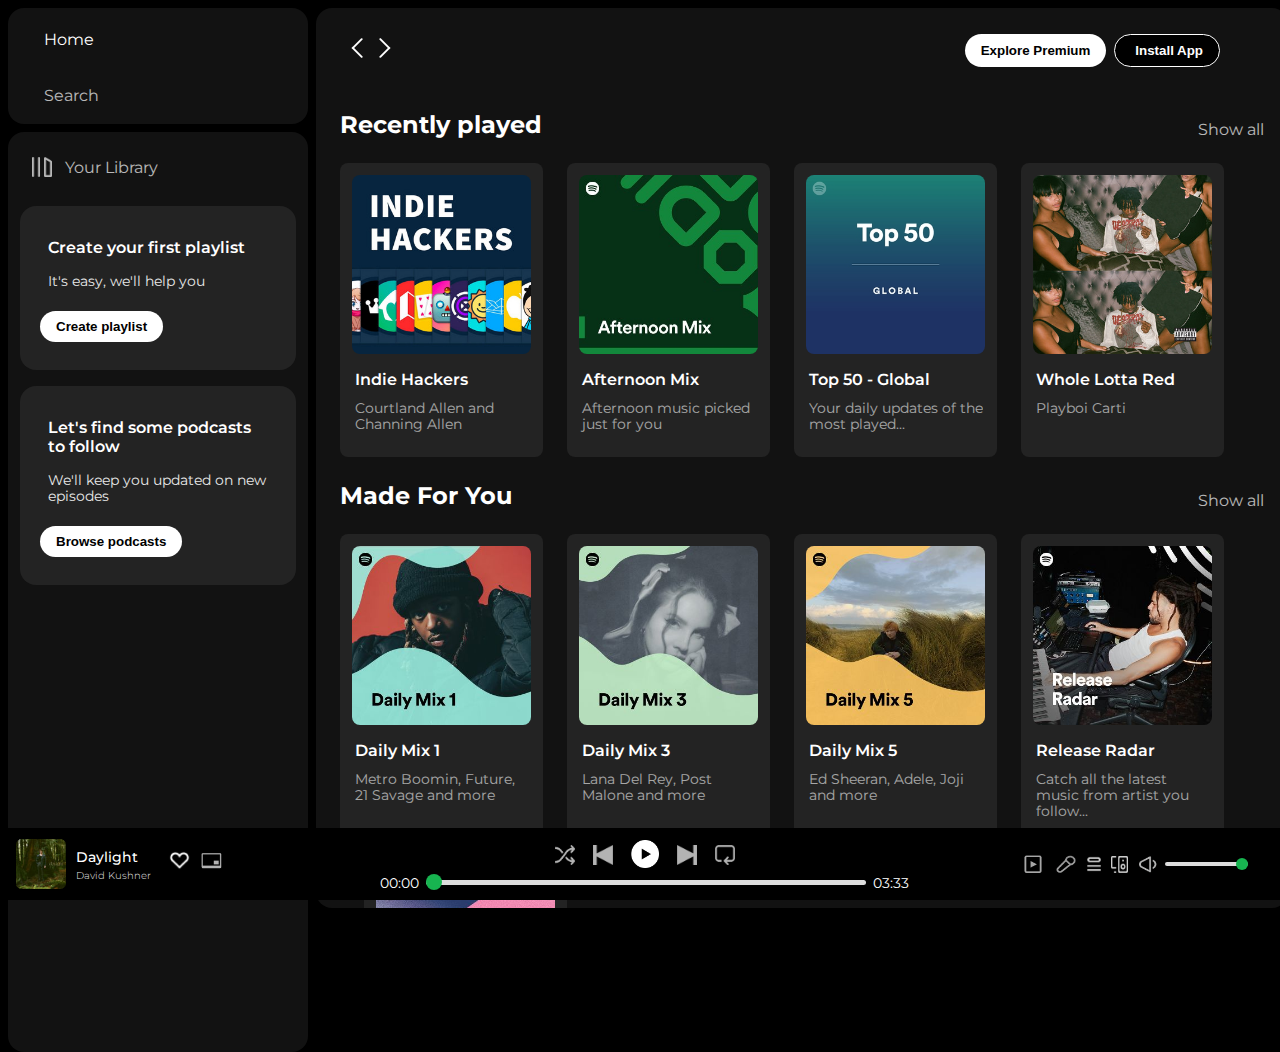
<file: index.html>
<!DOCTYPE html>
<html lang="en">
<head>
    <meta charset="UTF-8">
    <meta name="viewport" content="width=device-width, initial-scale=1.0">
    <link rel = "stylesheet" href="style.css">
    <title>Spotify - Web Player: Music for everyone</title>
    <link rel = "icon" href="./assets/logo.png"> 
    <link rel="stylesheet" href="https://cdnjs.cloudflare.com/ajax/libs/font-awesome/6.6.0/css/all.min.css" integrity="sha512-Kc323vGBEqzTmouAECnVceyQqyqdsSiqLQISBL29aUW4U/M7pSPA/gEUZQqv1cwx4OnYxTxve5UMg5GT6L4JJg==" crossorigin="anonymous" referrerpolicy="no-referrer" />
    <link rel="preconnect" href="https://fonts.googleapis.com">
    <link rel="preconnect" href="https://fonts.gstatic.com" crossorigin>
    <link href="https://fonts.googleapis.com/css2?family=Montserrat:ital,wght@0,100..900;1,100..900&display=swap" rel="stylesheet">
</head>
<body>
    
    <div class="main">
        <div class="sidebar">
            <div class="nav">
                <div class="nav-option" style="opacity:1">
                    <i class="fa-solid fa-house"></i>
                    <a href="#" >Home</a>
                </div>
                <div class="nav-option">
                    <i class="fa-solid fa-magnifying-glass"></i>
                    <a href="#">Search</a>
                </div>
            </div>

            <div class="library">
                <div class="options">
                    <div class="lib-option nav-option">
                        <image src = "assets/library_icon.png" alt = "library-icon"></image>
                        <a href="#">Your Library</a>
                    </div>
                    <div class="icons">
                        <i class="fa-solid fa-plus"></i>
                        <i class="fa-solid fa-arrow-right"></i>
                    </div>
                </div>
                <div class="lib-box">
                    <div class="box">
                        <div class="box-p1">
                            <p>Create your first playlist</p>
                        </div>
                        <div class="box-p2">
                            <p>It's easy, we'll help you</p>
                        </div>
                        <button class = "badge">Create playlist</button>
                    </div>

                    <div class="box">
                        <p class="box-p1">
                            Let's find some podcasts to follow
                        </p>
                        <p class="box-p2">
                            We'll keep you updated on new episodes
                        </p>
                        <button class = "badge">Browse podcasts</button>
                    </div>
                </div>
                
            </div>
        </div>

        <div class="main-content">
            <div class="stickynav">
                <div class="left">
                <img src = "assets/backward_icon.png">
                <img src = "assets/forward_icon.png" class = "hide" >
                </div>  
                <div class="right">  
                <button class="badge hide">Explore Premium</button>
                <button class="badge black-badge"> <i class = "fa-regular fa-circle-down" style="margin-right:4px"></i> Install App</button>
                <i class = "fa-regular fa-user user-icon"></i>
                </div>  
            </div>
            
            <div class="content">
                <div class = "titles">
                    <h2>Recently played</h2>
                    <p>Show all</p>
                </div>
                <div class="card-container">
                    <div class="card">
                        <img src = "assets/podcast (3).jpeg">
                        <div class="play-btn">
                            <img src = "assets/icon.svg">
                        </div>
                        <p class = "card-title">Indie Hackers</p>
                        <p class = "card-info">Courtland Allen and Channing Allen</p>
                    </div>
                    <div class="card">
                        <img src = "assets/featured (1).jpeg">
                        <div class="play-btn">
                            <img src = "assets/icon.svg">
                        </div>
                        <p class = "card-title">Afternoon Mix</p>
                        <p class = "card-info">Afternoon music picked just for you</p>
                    </div>
                    <div class="card">
                        <img src = "assets/card1img.jpeg">
                        <div class="play-btn">
                            <img src = "assets/icon.svg">
                        </div>
                        <p class = "card-title">Top 50 - Global</p>
                        <p class = "card-info">Your daily updates of the most played...</p>
                    </div>
                    <div class="card">
                        <img src = "assets/songs (5).jpeg">
                        <div class="play-btn">
                            <img src = "assets/icon.svg">
                        </div>
                        <p class = "card-title">Whole Lotta Red</p>
                        <p class = "card-info">Playboi Carti</p>
                    </div>
                  </div>

                  <div class = "titles">
                    <h2>Made For You</h2>
                    <p>Show all</p>
                  </div>
                  <div class="card-container">
                      <div class="card">
                          <img src = "assets/dailymix_ (5).jpeg">
                          <div class="play-btn">
                            <img src = "assets/icon.svg">
                            </div>
                          <p class = "card-title">Daily Mix 1</p>
                          <p class = "card-info">Metro Boomin, Future, 21 Savage and more</p>
                      </div>
                      <div class="card">
                          <img src = "assets/dailymix_ (2).jpeg">
                          <div class="play-btn">
                            <img src = "assets/icon.svg">
                            </div>
                          <p class = "card-title">Daily Mix 3</p>
                          <p class = "card-info">Lana Del Rey, Post Malone and more</p>
                      </div>
                      <div class="card">
                        <img src = "assets/dailymix_ (1).jpeg">
                        <div class="play-btn">
                            <img src = "assets/icon.svg">
                        </div>
                        <p class = "card-title">Daily Mix 5</p>
                        <p class = "card-info">Ed Sheeran, Adele, Joji and more</p>
                    </div>
                    <div class="card">
                        <img src = "assets/dailymix_ (3).jpeg">
                        <div class="play-btn">
                            <img src = "assets/icon.svg">
                        </div>
                        <p class = "card-title">Release Radar</p>
                        <p class = "card-info">Catch all the latest music from artist you follow...</p>
                    </div>
                    <div class="card">
                        <img src = "assets/dailymix_ (4).jpeg">
                        <div class="play-btn">
                            <img src = "assets/icon.svg">
                        </div>
                        <p class = "card-title">Discover Weekly</p>
                        <p class = "card-info">Your weekly mixtape of fresh music. Enjoy new...</p>
                    </div>
                  </div>

                  <div class = "titles">
                    <h2>Trending now near you</h2>
                    <p>Show all</p>
                  </div>
                  <div class="card-container textnext">
                    <div class="card">
                        <img src = "assets/trending (1).jpeg">
                        <div class="play-btn">
                            <img src = "assets/icon.svg">
                        </div>
                        <p class = "card-title">Big Dawgs</p>
                        <p class = "card-info">Hanumanking, Kalmi</p>
                    </div>
                    <div class="card">
                        <img src = "assets/trending (4).jpeg">
                        <div class="play-btn">
                            <img src = "assets/icon.svg">
                        </div>
                        <p class = "card-title">Blue</p>
                        <p class = "card-info">Billie Ellish</p>
                    </div>
                    <div class="card">
                        <img src = "assets/trending (2).jpeg">
                        <div class="play-btn">
                            <img src = "assets/icon.svg">
                        </div>
                        <p class = "card-title">Houdini</p>
                        <p class = "card-info">Dua Lipa</p>
                    </div>
                    <div class="card">
                        <img src = "assets/trending (3).jpeg">
                        <div class="play-btn">
                            <img src = "assets/icon.svg">
                        </div>
                        <p class = "card-title">One Love</p>
                        <p class = "card-info">Blue</p>
                    </div>
                    <div class="card">
                        <img src = "assets/trending (5).jpeg">
                        <div class="play-btn">
                            <img src = "assets/icon.svg">
                        </div>
                        <p class = "card-title">Please Please Please</p>
                        <p class = "card-info">Sabrina Carpenter</p>
                    </div>
                  </div>

                  <p>Inspired by your recent acitivity</p>
                  <div class = "titles">
                    <h2>Recommended for today</h2>
                    <p>Show all</p>
                  </div>
                  <div class="card-container">
                    <div class="card">
                        <img src = "assets/songs (1).jpeg">
                        <div class="play-btn">
                            <img src = "assets/icon.svg">
                        </div>
                        <p class = "card-title">Surround Sound</p>
                        <p class = "card-info">JID</p>
                    </div>
                    <div class="card">
                        <img src = "assets/songs (2).jpeg">
                        <div class="play-btn">
                            <img src = "assets/icon.svg">
                        </div>
                        <p class = "card-title">NOT ALL HEROES WEAR CAPES...</p>
                        <p class = "card-info">Metro Boomin, 21 Savage</p>
                    </div>
                    <div class="card">
                        <img src = "assets/songs (3).jpeg">
                        <div class="play-btn">
                            <img src = "assets/icon.svg">
                        </div>
                        <p class = "card-title">DIE FOR MY BITCH</p>
                        <p class = "card-info">Baby Keem</p>
                    </div>
                    <div class="card">
                        <img src = "assets/songs (4).jpeg">
                        <div class="play-btn">
                            <img src = "assets/icon.svg">
                        </div>
                        <p class = "card-title">Finally Rich</p>
                        <p class = "card-info">Cheif Keef</p>
                    </div>
                    <div class="card">
                        <img src = "assets/songs (5).jpeg">
                        <div class="play-btn">
                            <img src = "assets/icon.svg">
                        </div>
                        <p class = "card-title">Whole Lotta Red</p>
                        <p class = "card-info">Playboi Carti</p>
                    </div>
                  </div>

                  <div class = "titles">
                    <h2>Your shows</h2>
                    <p>Show all</p>
                  </div>
                  <div class="card-container">
                    <div class="card">
                        <img src = "assets/podcast (1).jpeg">
                        <div class="play-btn">
                            <img src = "assets/icon.svg">
                        </div>
                        <p class = "card-title">The Game w/ Alex Hormozi</p>
                        <p class = "card-info">Alex Hormozi</p>
                    </div>
                    <div class="card">
                        <img src = "assets/podcast (2).jpeg">
                        <div class="play-btn">
                            <img src = "assets/icon.svg">
                        </div>
                        <p class = "card-title">The Diary of A CEO with Steven Bartlett</p>
                        <p class = "card-info">Flight Studio</p>
                    </div>
                    <div class="card">
                        <img src = "assets/podcast (3).jpeg">
                        <div class="play-btn">
                            <img src = "assets/icon.svg">
                        </div>
                        <p class = "card-title">Indie Hackers</p>
                        <p class = "card-info">Courtland Allen and Channing Allen</p>
                    </div>
                    <div class="card">
                        <img src = "assets/podcast (4).jpeg">
                        <div class="play-btn">
                            <img src = "assets/icon.svg">
                        </div>
                        <p class = "card-title">My First Million</p>
                        <p class = "card-info">Hubspot Media</p>
                    </div>
                    <div class="card">
                        <img src = "assets/podcast (5).jpeg">
                        <div class="play-btn">
                            <img src = "assets/icon.svg">
                        </div>
                        <p class = "card-title">Huberman Lab</p>
                        <p class = "card-info">Scicomm Media</p>
                    </div>
                  </div>

                  <div class = "titles">
                    <h2>Featured Charts</h2>
                    <p>Show all</p>
                  </div>
                  <div class="card-container">
                    <div class="card">
                        <img src = "assets/card5img.jpeg">
                        <div class="play-btn">
                            <img src = "assets/icon.svg">
                        </div>
                        <p class = "card-title">Top Songs Global</p>
                        <p class = "card-info">By Spotify</p>
                    </div>
                    <div class="card">
                        <img src = "assets/card6img.jpeg">
                        <div class="play-btn">
                            <img src = "assets/icon.svg">
                        </div>
                        <p class = "card-title">Top Songs India</p>
                        <p class = "card-info">By Spotify</p>
                    </div>
                    <div class="card">
                        <img src = "assets/card1img.jpeg">
                        <div class="play-btn">
                            <img src = "assets/icon.svg">
                        </div>
                        <p class = "card-title">Top 50 - Global</p>
                        <p class = "card-info">Your daily updates of the most played...</p>
                    </div>
                    <div class="card">
                        <img src = "assets/featured (1).jpeg">
                        <div class="play-btn">
                            <img src = "assets/icon.svg">
                        </div>
                        <p class = "card-title">Afternoon Mix</p>
                        <p class = "card-info">Afternoon music picked just for you</p>
                    </div>
                    <div class="card">
                        <img src = "assets/featured (2).jpeg">
                        <div class="play-btn">
                            <img src = "assets/icon.svg">
                        </div>
                        <p class = "card-title">Soft Late Night Mix</p>
                        <p class = "card-info">Soft Late Night music picked just for you</p>
                    </div>
                  </div>

                  <div class="footer">
                    <div class="line">

                    </div>
                  </div>
                  
            </div>
        </div>

        <div class="music-player">
            <div class="album">
                <img src = "assets/album_picture.jpeg" width="50px" height="50px" class = "album-cover">
                <div class="text">
                    <p class = "songname">Daylight</p>
                    <p class = "artist">David Kushner</p>
                </div>
                <div class="icons">
                    <img src = "assets/album_icon1.png" height="23px" width="23px" class = "like">
                    <img src = "assets/album_icon2.png" height="37px" width="30px" class = "view">
                </div>
            </div>

            <div class="player">
                <div class="player-controls">
                    <img src = "assets/player_icon1.png" class = "player-control-icon">
                    <img src = "assets/player_icon2.png" class = "player-control-icon">
                    <img src = "assets/player_icon3.png" class = "player-control-icon icon-play">
                    <img src = "assets/player_icon4.png" class = "player-control-icon">
                    <img src = "assets/player_icon5.png" class = "player-control-icon">
                </div>
                <div class="playback-bar">
                    <span class = "cuu-time"> 00:00 </span>
                    <input type = "range" min = "0" max = "100" class="progress-bar" value = "0">
                    <span class = "total-time"> 03:33 </span>
                </div>
            </div> 

            <div class="controls">
                <div class="icons">
                    <img src = "assets/controls_icon1.png" height = "40px" width="30px" style="margin-right:1px">
                    <img src = "assets/controld_icon2.png" height = "40px" width="30px">
                    <img src = "assets/controls_icon3.png" height = "20px" width="20px" style="margin-right:5.5px;opacity:0.8">
                    <img src = "assets/controls_icon4.png" height = "17px" width="17px" style="opacity:0.8">
                    <img src = "assets/controls_icon5.png" height = "40px" width="30px">
                    <input type="range" min="0" max = "100" class="progress-bar" value="100">
                </div>
            </div>
        </div>

    </div>
    
</body>
</html>
</file>
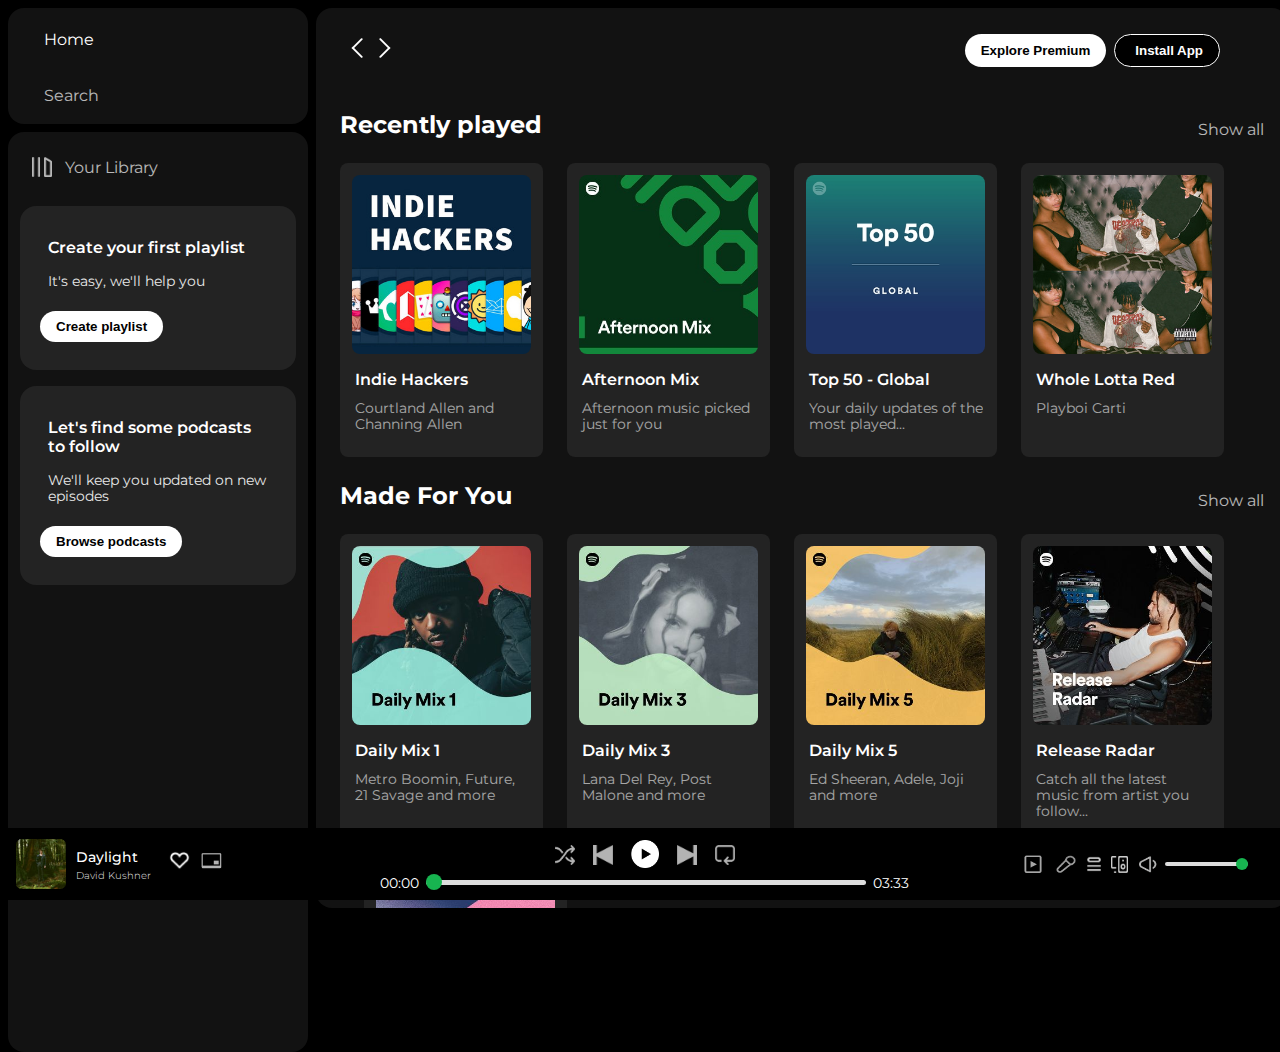
<file: spotify.html>
<!DOCTYPE html>
<html lang="en">
<head>
    <meta charset="UTF-8">
    <meta name="viewport" content="width=device-width, initial-scale=1.0">
    <link rel = "stylesheet" href="spotify.css">
    <title>Spotify - Web Player: Music for everyone</title>
    <link rel = "icon" href="./assets/logo.png"> 
    <link rel="stylesheet" href="https://cdnjs.cloudflare.com/ajax/libs/font-awesome/6.6.0/css/all.min.css" integrity="sha512-Kc323vGBEqzTmouAECnVceyQqyqdsSiqLQISBL29aUW4U/M7pSPA/gEUZQqv1cwx4OnYxTxve5UMg5GT6L4JJg==" crossorigin="anonymous" referrerpolicy="no-referrer" />
    <link rel="preconnect" href="https://fonts.googleapis.com">
    <link rel="preconnect" href="https://fonts.gstatic.com" crossorigin>
    <link href="https://fonts.googleapis.com/css2?family=Montserrat:ital,wght@0,100..900;1,100..900&display=swap" rel="stylesheet">
</head>
<body>
    
    <div class="main">
        <div class="sidebar">
            <div class="nav">
                <div class="nav-option" style="opacity:1">
                    <i class="fa-solid fa-house"></i>
                    <a href="#" >Home</a>
                </div>
                <div class="nav-option">
                    <i class="fa-solid fa-magnifying-glass"></i>
                    <a href="#">Search</a>
                </div>
            </div>

            <div class="library">
                <div class="options">
                    <div class="lib-option nav-option">
                        <image src = "assets/library_icon.png" alt = "library-icon"></image>
                        <a href="#">Your Library</a>
                    </div>
                    <div class="icons">
                        <i class="fa-solid fa-plus"></i>
                        <i class="fa-solid fa-arrow-right"></i>
                    </div>
                </div>
                <div class="lib-box">
                    <div class="box">
                        <div class="box-p1">
                            <p>Create your first playlist</p>
                        </div>
                        <div class="box-p2">
                            <p>It's easy, we'll help you</p>
                        </div>
                        <button class = "badge">Create playlist</button>
                    </div>

                    <div class="box">
                        <p class="box-p1">
                            Let's find some podcasts to follow
                        </p>
                        <p class="box-p2">
                            We'll keep you updated on new episodes
                        </p>
                        <button class = "badge">Browse podcasts</button>
                    </div>
                </div>
                
            </div>
        </div>

        <div class="main-content">
            <div class="stickynav">
                <div class="left">
                <img src = "assets/backward_icon.png">
                <img src = "assets/forward_icon.png" class = "hide" >
                </div>  
                <div class="right">  
                <button class="badge hide">Explore Premium</button>
                <button class="badge black-badge"> <i class = "fa-regular fa-circle-down" style="margin-right:4px"></i> Install App</button>
                <i class = "fa-regular fa-user user-icon"></i>
                </div>  
            </div>
            
            <div class="content">
                <div class = "titles">
                    <h2>Recently played</h2>
                    <p>Show all</p>
                </div>
                <div class="card-container">
                    <div class="card">
                        <img src = "assets/podcast (3).jpeg">
                        <div class="play-btn">
                            <img src = "assets/icon.svg">
                        </div>
                        <p class = "card-title">Indie Hackers</p>
                        <p class = "card-info">Courtland Allen and Channing Allen</p>
                    </div>
                    <div class="card">
                        <img src = "assets/featured (1).jpeg">
                        <div class="play-btn">
                            <img src = "assets/icon.svg">
                        </div>
                        <p class = "card-title">Afternoon Mix</p>
                        <p class = "card-info">Afternoon music picked just for you</p>
                    </div>
                    <div class="card">
                        <img src = "assets/card1img.jpeg">
                        <div class="play-btn">
                            <img src = "assets/icon.svg">
                        </div>
                        <p class = "card-title">Top 50 - Global</p>
                        <p class = "card-info">Your daily updates of the most played...</p>
                    </div>
                    <div class="card">
                        <img src = "assets/songs (5).jpeg">
                        <div class="play-btn">
                            <img src = "assets/icon.svg">
                        </div>
                        <p class = "card-title">Whole Lotta Red</p>
                        <p class = "card-info">Playboi Carti</p>
                    </div>
                  </div>

                  <div class = "titles">
                    <h2>Made For You</h2>
                    <p>Show all</p>
                  </div>
                  <div class="card-container">
                      <div class="card">
                          <img src = "assets/dailymix_ (5).jpeg">
                          <div class="play-btn">
                            <img src = "assets/icon.svg">
                            </div>
                          <p class = "card-title">Daily Mix 1</p>
                          <p class = "card-info">Metro Boomin, Future, 21 Savage and more</p>
                      </div>
                      <div class="card">
                          <img src = "assets/dailymix_ (2).jpeg">
                          <div class="play-btn">
                            <img src = "assets/icon.svg">
                            </div>
                          <p class = "card-title">Daily Mix 3</p>
                          <p class = "card-info">Lana Del Rey, Post Malone and more</p>
                      </div>
                      <div class="card">
                        <img src = "assets/dailymix_ (1).jpeg">
                        <div class="play-btn">
                            <img src = "assets/icon.svg">
                        </div>
                        <p class = "card-title">Daily Mix 5</p>
                        <p class = "card-info">Ed Sheeran, Adele, Joji and more</p>
                    </div>
                    <div class="card">
                        <img src = "assets/dailymix_ (3).jpeg">
                        <div class="play-btn">
                            <img src = "assets/icon.svg">
                        </div>
                        <p class = "card-title">Release Radar</p>
                        <p class = "card-info">Catch all the latest music from artist you follow...</p>
                    </div>
                    <div class="card">
                        <img src = "assets/dailymix_ (4).jpeg">
                        <div class="play-btn">
                            <img src = "assets/icon.svg">
                        </div>
                        <p class = "card-title">Discover Weekly</p>
                        <p class = "card-info">Your weekly mixtape of fresh music. Enjoy new...</p>
                    </div>
                  </div>

                  <div class = "titles">
                    <h2>Trending now near you</h2>
                    <p>Show all</p>
                  </div>
                  <div class="card-container textnext">
                    <div class="card">
                        <img src = "assets/trending (1).jpeg">
                        <div class="play-btn">
                            <img src = "assets/icon.svg">
                        </div>
                        <p class = "card-title">Big Dawgs</p>
                        <p class = "card-info">Hanumanking, Kalmi</p>
                    </div>
                    <div class="card">
                        <img src = "assets/trending (4).jpeg">
                        <div class="play-btn">
                            <img src = "assets/icon.svg">
                        </div>
                        <p class = "card-title">Blue</p>
                        <p class = "card-info">Billie Ellish</p>
                    </div>
                    <div class="card">
                        <img src = "assets/trending (2).jpeg">
                        <div class="play-btn">
                            <img src = "assets/icon.svg">
                        </div>
                        <p class = "card-title">Houdini</p>
                        <p class = "card-info">Dua Lipa</p>
                    </div>
                    <div class="card">
                        <img src = "assets/trending (3).jpeg">
                        <div class="play-btn">
                            <img src = "assets/icon.svg">
                        </div>
                        <p class = "card-title">One Love</p>
                        <p class = "card-info">Blue</p>
                    </div>
                    <div class="card">
                        <img src = "assets/trending (5).jpeg">
                        <div class="play-btn">
                            <img src = "assets/icon.svg">
                        </div>
                        <p class = "card-title">Please Please Please</p>
                        <p class = "card-info">Sabrina Carpenter</p>
                    </div>
                  </div>

                  <p>Inspired by your recent acitivity</p>
                  <div class = "titles">
                    <h2>Recommended for today</h2>
                    <p>Show all</p>
                  </div>
                  <div class="card-container">
                    <div class="card">
                        <img src = "assets/songs (1).jpeg">
                        <div class="play-btn">
                            <img src = "assets/icon.svg">
                        </div>
                        <p class = "card-title">Surround Sound</p>
                        <p class = "card-info">JID</p>
                    </div>
                    <div class="card">
                        <img src = "assets/songs (2).jpeg">
                        <div class="play-btn">
                            <img src = "assets/icon.svg">
                        </div>
                        <p class = "card-title">NOT ALL HEROES WEAR CAPES...</p>
                        <p class = "card-info">Metro Boomin, 21 Savage</p>
                    </div>
                    <div class="card">
                        <img src = "assets/songs (3).jpeg">
                        <div class="play-btn">
                            <img src = "assets/icon.svg">
                        </div>
                        <p class = "card-title">DIE FOR MY BITCH</p>
                        <p class = "card-info">Baby Keem</p>
                    </div>
                    <div class="card">
                        <img src = "assets/songs (4).jpeg">
                        <div class="play-btn">
                            <img src = "assets/icon.svg">
                        </div>
                        <p class = "card-title">Finally Rich</p>
                        <p class = "card-info">Cheif Keef</p>
                    </div>
                    <div class="card">
                        <img src = "assets/songs (5).jpeg">
                        <div class="play-btn">
                            <img src = "assets/icon.svg">
                        </div>
                        <p class = "card-title">Whole Lotta Red</p>
                        <p class = "card-info">Playboi Carti</p>
                    </div>
                  </div>

                  <div class = "titles">
                    <h2>Your shows</h2>
                    <p>Show all</p>
                  </div>
                  <div class="card-container">
                    <div class="card">
                        <img src = "assets/podcast (1).jpeg">
                        <div class="play-btn">
                            <img src = "assets/icon.svg">
                        </div>
                        <p class = "card-title">The Game w/ Alex Hormozi</p>
                        <p class = "card-info">Alex Hormozi</p>
                    </div>
                    <div class="card">
                        <img src = "assets/podcast (2).jpeg">
                        <div class="play-btn">
                            <img src = "assets/icon.svg">
                        </div>
                        <p class = "card-title">The Diary of A CEO with Steven Bartlett</p>
                        <p class = "card-info">Flight Studio</p>
                    </div>
                    <div class="card">
                        <img src = "assets/podcast (3).jpeg">
                        <div class="play-btn">
                            <img src = "assets/icon.svg">
                        </div>
                        <p class = "card-title">Indie Hackers</p>
                        <p class = "card-info">Courtland Allen and Channing Allen</p>
                    </div>
                    <div class="card">
                        <img src = "assets/podcast (4).jpeg">
                        <div class="play-btn">
                            <img src = "assets/icon.svg">
                        </div>
                        <p class = "card-title">My First Million</p>
                        <p class = "card-info">Hubspot Media</p>
                    </div>
                    <div class="card">
                        <img src = "assets/podcast (5).jpeg">
                        <div class="play-btn">
                            <img src = "assets/icon.svg">
                        </div>
                        <p class = "card-title">Huberman Lab</p>
                        <p class = "card-info">Scicomm Media</p>
                    </div>
                  </div>

                  <div class = "titles">
                    <h2>Featured Charts</h2>
                    <p>Show all</p>
                  </div>
                  <div class="card-container">
                    <div class="card">
                        <img src = "assets/card5img.jpeg">
                        <div class="play-btn">
                            <img src = "assets/icon.svg">
                        </div>
                        <p class = "card-title">Top Songs Global</p>
                        <p class = "card-info">By Spotify</p>
                    </div>
                    <div class="card">
                        <img src = "assets/card6img.jpeg">
                        <div class="play-btn">
                            <img src = "assets/icon.svg">
                        </div>
                        <p class = "card-title">Top Songs India</p>
                        <p class = "card-info">By Spotify</p>
                    </div>
                    <div class="card">
                        <img src = "assets/card1img.jpeg">
                        <div class="play-btn">
                            <img src = "assets/icon.svg">
                        </div>
                        <p class = "card-title">Top 50 - Global</p>
                        <p class = "card-info">Your daily updates of the most played...</p>
                    </div>
                    <div class="card">
                        <img src = "assets/featured (1).jpeg">
                        <div class="play-btn">
                            <img src = "assets/icon.svg">
                        </div>
                        <p class = "card-title">Afternoon Mix</p>
                        <p class = "card-info">Afternoon music picked just for you</p>
                    </div>
                    <div class="card">
                        <img src = "assets/featured (2).jpeg">
                        <div class="play-btn">
                            <img src = "assets/icon.svg">
                        </div>
                        <p class = "card-title">Soft Late Night Mix</p>
                        <p class = "card-info">Soft Late Night music picked just for you</p>
                    </div>
                  </div>

                  <div class="footer">
                    <div class="line">

                    </div>
                  </div>
                  
            </div>
        </div>

        <div class="music-player">
            <div class="album">
                <img src = "assets/album_picture.jpeg" width="50px" height="50px" class = "album-cover">
                <div class="text">
                    <p class = "songname">Daylight</p>
                    <p class = "artist">David Kushner</p>
                </div>
                <div class="icons">
                    <img src = "assets/album_icon1.png" height="23px" width="23px" class = "like">
                    <img src = "assets/album_icon2.png" height="37px" width="30px" class = "view">
                </div>
            </div>

            <div class="player">
                <div class="player-controls">
                    <img src = "assets/player_icon1.png" class = "player-control-icon">
                    <img src = "assets/player_icon2.png" class = "player-control-icon">
                    <img src = "assets/player_icon3.png" class = "player-control-icon icon-play">
                    <img src = "assets/player_icon4.png" class = "player-control-icon">
                    <img src = "assets/player_icon5.png" class = "player-control-icon">
                </div>
                <div class="playback-bar">
                    <span class = "cuu-time"> 00:00 </span>
                    <input type = "range" min = "0" max = "100" class="progress-bar" value = "0">
                    <span class = "total-time"> 03:33 </span>
                </div>
            </div> 

            <div class="controls">
                <div class="icons">
                    <img src = "assets/controls_icon1.png" height = "40px" width="30px" style="margin-right:1px">
                    <img src = "assets/controld_icon2.png" height = "40px" width="30px">
                    <img src = "assets/controls_icon3.png" height = "20px" width="20px" style="margin-right:5.5px;opacity:0.8">
                    <img src = "assets/controls_icon4.png" height = "17px" width="17px" style="opacity:0.8">
                    <img src = "assets/controls_icon5.png" height = "40px" width="30px">
                    <input type="range" min="0" max = "100" class="progress-bar" value="100">
                </div>
            </div>
        </div>

    </div>
    
</body>
</html>
</file>
<file: style.css>
body{
    background-color: black;
    font-family: "Montserrat", sans-serif;
    color: white;
    margin: 0;
    overflow: hidden; 
}

.main{
    display: flex;
    height: 100vh;
    width: 100%;
    padding: 0.5rem;
}


.sidebar{
    background-color: black;
    width: 300px;
    border-radius: 1rem; 
    margin-right: 0.5rem;
}

.sidebar .nav{
    background-color: #121212;
    height: 100px;
    border-radius: 1rem;
    display: flex;
    flex-direction: column;
    justify-content: center; 
    padding: 0.5rem 0.73rem;
}

.nav-option{
    line-height: 2.5rem;
    opacity: 0.7;
    padding: 0.5rem 0.75rem 0.4rem 0.75rem; 
}

.nav-option a{
    font-size: 1rem;
    margin-left: 0.8rem;
}

.nav-option i{
    font-size: 1.2rem;
}

.nav-option:hover{
    opacity: 1;
    transition: 0.25s ease-in-out;
}

.main-content{
    background-color: #121212;
    flex: 1; 
    border-radius: 1rem;
    overflow: scroll;
    display: flex;
    margin: 0 auto;
    flex-direction: column;
    padding: 0 1.5rem 0 1.5rem;
}

.music-player{
    background-color: black;
    position: fixed;
    bottom: 0;
    width: 100%;
    height: 72px;
}

.options{
    display: flex;
    justify-content: space-between;
    align-items: center;
}

.lib-option img{
    width:1.25rem;
    height: 1.25rem;
    position: relative;
    top: -1.25px;
}

.lib-option{
    display: flex;
    align-items: center;
}

.library{
    background-color: #121212;
    border-radius: 1rem;
    height: 100%;
    margin-top: 0.5rem;
    padding: 0.5rem 0.75rem 0.75rem;
}

.icons{
    font-size: 1.25rem;
    display: flex;
}

.icons i{
    opacity: 0.7;
    margin-right: 1rem;
}

.icons i:hover{
    opacity: 1;
}

a{
    text-decoration: none;
    color: white;
}

.box{
    width: 225;
    height: auto;
    margin: 0.75rem 0 1rem 0;
    padding: 1rem 1.25rem 1.75rem 1.25rem;
    background-color: #232323;
    border-radius: 1rem;
}

.box-p1{
    font-size: 1rem;
    padding: 0 0.5rem;
    font-weight: 600;
}

.box-p2{
    font-size: 0.85rem;
    opacity: 0.9;
    padding: 0 0.5rem;
}

.badge{
    border-radius: 2rem;
    border: none;
    /* height: 2rem; */
    padding: 0.5rem 1rem;
    background-color: white;
    color: black;
    font-weight: 700;
    margin-top: 0.5rem;
    width: fit-content;
}

.badge:hover{
    background-color: #232323;
    color: white;
    border: 0.1px solid white;
    cursor: pointer;
}

.stickynav{
    position: sticky;
    display: flex;
    background-color: #121212;
    height: 4rem;
    width: 100%;
    justify-content: space-between;
    align-items: center;
    padding: 0.4rem 0 0.5rem 0;
    overflow: hidden;
    flex-shrink: 0;
    top: 0;
    z-index:2;
}

.stickynav button{
    margin-right: 0.5rem;
}

.user-icon{
    position: relative;
    top: 0.95rem;
    padding-left: 0.25rem;
}

.left img{
    position: relative;
    top: 0.25rem;
    height: 1.5rem;
    width: 1.5rem;
}

.left{
    margin-left: 0.3rem;
}

.black-badge{
    background-color: rgb(0, 0, 0);
    color: white;
    border: 1px solid white
}
.right{
    display: flex;
    padding-right: 2rem;
}

.card-container{
    display: flex;
    flex-wrap: wrap;
}

.card{
    position: relative;
    display: flex;
    flex-direction: column;
    background-color: #232323;
    width: 179px;
    border-radius: 0.5rem;
    padding: 0.75rem;
    margin-left: 1.5rem;
    margin-top: 1.5rem;
    cursor: pointer;
}

.play-btn{
    position: absolute;
    top: 8rem;
    left: 8rem;
    visibility: hidden;
    width: 60px;
    height: 60px;
    opacity: 0;
    transition: opacity 0.15s ease-in-out;
}

.card-container + p{
    opacity: 0.6;
    margin-top: 1.9rem;
    margin-bottom: 0.2rem;
    font-weight: 400;
}

.textnext + p +  h2{
    margin-top: 0;
    padding-top: 0;
}



.card:hover .play-btn {
    visibility: visible;
    opacity: 1;
}

.card:hover{
    box-shadow: 2px 2px 20px #202020;
}

.card:first-child{
    margin-left: 0;
}

.card-title{
    padding-left: 3px;
    font-weight: 600;
    margin-bottom: 0.3rem;
}

.card-info{
    padding-left: 3px;
    padding-top: 0;
    font-size: 0.85rem;
    opacity: 0.6;
    margin-top: 0.35rem;
}
.card img{
    width: 100%;
    border-radius: 0.5rem;
}

.footer{
    height: 170px;
    display: flex;
    align-items: center;
    justify-content: center;
}

.line{
    width: 90%;
    height: 30%;
    border-top: 2px solid white;
    opacity: 0.4;
}

.music-player{
    display: flex;
    justify-content: space-between;
    align-items: center;
}

.album{
    width: 25%;
    background-color: black;
}

.player-control-icon{
    width: 20px;
    height: 20px;
    opacity: 0.7;
}

.player-control-icon:hover{
    opacity: 1;
}

.player{
    width: 50%;
    display: flex; 
    flex-direction: column;
    justify-content: center;
    align-items: center;
}

.player-controls{
    margin-bottom: 0.5px;
}

.player img{
    margin: 0 7px 5px 7px;
    cursor: pointer;
}


.playback-bar{
    display: flex;
    justify-content: center;
    align-items: center;
    width: 100%;
    font-size: 0.85rem;
}

.playback-bar span{
    margin-left: 5px;
    margin-right: 5px;
}

.titles{
    display: flex;
    justify-content: space-between;
    align-items: flex-end;
}

.titles p{
    font-weight: 400;
    opacity: 0.7;
    margin-bottom: 0;
    cursor: pointer;
}

.progress-bar{
    align-self: center;
    justify-self: center;
    width: 70%;
    height: 10px;
    appearance: none;
    background-color: transparent;
    cursor: pointer;
}

h2{
    padding: 0;
    margin: 0;
    margin-top: 1.5rem;
}

.progress-bar::-webkit-slider-runnable-track{
    background-color: #ddd;
    border-radius: 100px;
    height: 0.3rem;
}

.progress-bar::-webkit-slider-thumb{
    appearance: none;
    height: 1rem;
    width: 1rem;
    background-color: #17b450;
    border-radius: 50%;
    margin-top: -6px;
}

.controls{
    width: 25%;
    display: flex;
    justify-content: flex-end;
    margin-right: 15px;
}

.icon-play{
    opacity: 1; 
    height: 1.75rem; 
    width: 1.75rem;
    position: relative;
    top: 3px;
}

.album{
    padding-left: 0.5rem;
    display: flex;
    justify-content: start;
    align-items: center;
}

.album .icons{
    position: relative;
    left: 1rem;
    display: flex;
    align-items: center;
}

.icons .like{
    position: relative;
    top: -0.2rem;
    margin-right: 0.25rem;
    cursor: pointer;
}
.icons .view{
    position: relative;
    top: -0.12rem;
    cursor: pointer;
}

.icons img{
    cursor: pointer;
}

.album p{
    padding-left: 0.6rem;
    margin:0;
}

.album-cover{
    border-radius: 0.35rem;
}

.songname{
    font-size: 0.9rem;
    font-weight: 500;
    padding-bottom: 4px;
}

.artist{
    font-size: 0.6rem;
    font-weight: 300;
    opacity: 0.9;
}

.icons{
    display: flex;
    justify-content: center;
    align-items: center;
}

.icons img{
    margin: 0.1rem;

}

.icons .progress-bar{
    width: 30%;
}

input[type="range"]::-ms-fill-lower {
	background-color: #5082e0;	
}

input[type=range]::-moz-range-progress {
	background-color: #5082e0;	
}

.icons .progress-bar::-webkit-slider-thumb{
    height: 0.75rem;
    width: 0.75rem;
    margin-top: -4px;
}


@media(max-width:1000px){
    .hide{
        display: none;
    }
}
</file>
<file: spotify.css>
body{
    background-color: black;
    font-family: "Montserrat", sans-serif;
    color: white;
    margin: 0;
    overflow: hidden; 
}

.main{
    display: flex;
    height: 100vh;
    width: 100%;
    padding: 0.5rem;
}


.sidebar{
    background-color: black;
    width: 300px;
    border-radius: 1rem; 
    margin-right: 0.5rem;
}

.sidebar .nav{
    background-color: #121212;
    height: 100px;
    border-radius: 1rem;
    display: flex;
    flex-direction: column;
    justify-content: center; 
    padding: 0.5rem 0.73rem;
}

.nav-option{
    line-height: 2.5rem;
    opacity: 0.7;
    padding: 0.5rem 0.75rem 0.4rem 0.75rem; 
}

.nav-option a{
    font-size: 1rem;
    margin-left: 0.8rem;
}

.nav-option i{
    font-size: 1.2rem;
}

.nav-option:hover{
    opacity: 1;
    transition: 0.25s ease-in-out;
}

.main-content{
    background-color: #121212;
    flex: 1; 
    border-radius: 1rem;
    overflow: scroll;
    display: flex;
    margin: 0 auto;
    flex-direction: column;
    padding: 0 1.5rem 0 1.5rem;
}

.music-player{
    background-color: black;
    position: fixed;
    bottom: 0;
    width: 100%;
    height: 72px;
}

.options{
    display: flex;
    justify-content: space-between;
    align-items: center;
}

.lib-option img{
    width:1.25rem;
    height: 1.25rem;
    position: relative;
    top: -1.25px;
}

.lib-option{
    display: flex;
    align-items: center;
}

.library{
    background-color: #121212;
    border-radius: 1rem;
    height: 100%;
    margin-top: 0.5rem;
    padding: 0.5rem 0.75rem 0.75rem;
}

.icons{
    font-size: 1.25rem;
    display: flex;
}

.icons i{
    opacity: 0.7;
    margin-right: 1rem;
}

.icons i:hover{
    opacity: 1;
}

a{
    text-decoration: none;
    color: white;
}

.box{
    width: 225;
    height: auto;
    margin: 0.75rem 0 1rem 0;
    padding: 1rem 1.25rem 1.75rem 1.25rem;
    background-color: #232323;
    border-radius: 1rem;
}

.box-p1{
    font-size: 1rem;
    padding: 0 0.5rem;
    font-weight: 600;
}

.box-p2{
    font-size: 0.85rem;
    opacity: 0.9;
    padding: 0 0.5rem;
}

.badge{
    border-radius: 2rem;
    border: none;
    /* height: 2rem; */
    padding: 0.5rem 1rem;
    background-color: white;
    color: black;
    font-weight: 700;
    margin-top: 0.5rem;
    width: fit-content;
}

.badge:hover{
    background-color: #232323;
    color: white;
    border: 0.1px solid white;
    cursor: pointer;
}

.stickynav{
    position: sticky;
    display: flex;
    background-color: #121212;
    height: 4rem;
    width: 100%;
    justify-content: space-between;
    align-items: center;
    padding: 0.4rem 0 0.5rem 0;
    overflow: hidden;
    flex-shrink: 0;
    top: 0;
    z-index:2;
}

.stickynav button{
    margin-right: 0.5rem;
}

.user-icon{
    position: relative;
    top: 0.95rem;
    padding-left: 0.25rem;
}

.left img{
    position: relative;
    top: 0.25rem;
    height: 1.5rem;
    width: 1.5rem;
}

.left{
    margin-left: 0.3rem;
}

.black-badge{
    background-color: rgb(0, 0, 0);
    color: white;
    border: 1px solid white
}
.right{
    display: flex;
    padding-right: 2rem;
}

.card-container{
    display: flex;
    flex-wrap: wrap;
}

.card{
    position: relative;
    display: flex;
    flex-direction: column;
    background-color: #232323;
    width: 179px;
    border-radius: 0.5rem;
    padding: 0.75rem;
    margin-left: 1.5rem;
    margin-top: 1.5rem;
    cursor: pointer;
}

.play-btn{
    position: absolute;
    top: 8rem;
    left: 8rem;
    visibility: hidden;
    width: 60px;
    height: 60px;
    opacity: 0;
    transition: opacity 0.15s ease-in-out;
}

.card-container + p{
    opacity: 0.6;
    margin-top: 1.9rem;
    margin-bottom: 0.2rem;
    font-weight: 400;
}

.textnext + p +  h2{
    margin-top: 0;
    padding-top: 0;
}



.card:hover .play-btn {
    visibility: visible;
    opacity: 1;
}

.card:hover{
    box-shadow: 2px 2px 20px #202020;
}

.card:first-child{
    margin-left: 0;
}

.card-title{
    padding-left: 3px;
    font-weight: 600;
    margin-bottom: 0.3rem;
}

.card-info{
    padding-left: 3px;
    padding-top: 0;
    font-size: 0.85rem;
    opacity: 0.6;
    margin-top: 0.35rem;
}
.card img{
    width: 100%;
    border-radius: 0.5rem;
}

.footer{
    height: 170px;
    display: flex;
    align-items: center;
    justify-content: center;
}

.line{
    width: 90%;
    height: 30%;
    border-top: 2px solid white;
    opacity: 0.4;
}

.music-player{
    display: flex;
    justify-content: space-between;
    align-items: center;
}

.album{
    width: 25%;
    background-color: black;
}

.player-control-icon{
    width: 20px;
    height: 20px;
    opacity: 0.7;
}

.player-control-icon:hover{
    opacity: 1;
}

.player{
    width: 50%;
    display: flex; 
    flex-direction: column;
    justify-content: center;
    align-items: center;
}

.player-controls{
    margin-bottom: 0.5px;
}

.player img{
    margin: 0 7px 5px 7px;
    cursor: pointer;
}


.playback-bar{
    display: flex;
    justify-content: center;
    align-items: center;
    width: 100%;
    font-size: 0.85rem;
}

.playback-bar span{
    margin-left: 5px;
    margin-right: 5px;
}

.titles{
    display: flex;
    justify-content: space-between;
    align-items: flex-end;
}

.titles p{
    font-weight: 400;
    opacity: 0.7;
    margin-bottom: 0;
    cursor: pointer;
}

.progress-bar{
    align-self: center;
    justify-self: center;
    width: 70%;
    height: 10px;
    appearance: none;
    background-color: transparent;
    cursor: pointer;
}

h2{
    padding: 0;
    margin: 0;
    margin-top: 1.5rem;
}

.progress-bar::-webkit-slider-runnable-track{
    background-color: #ddd;
    border-radius: 100px;
    height: 0.3rem;
}

.progress-bar::-webkit-slider-thumb{
    appearance: none;
    height: 1rem;
    width: 1rem;
    background-color: #17b450;
    border-radius: 50%;
    margin-top: -6px;
}

.controls{
    width: 25%;
    display: flex;
    justify-content: flex-end;
    margin-right: 15px;
}

.icon-play{
    opacity: 1; 
    height: 1.75rem; 
    width: 1.75rem;
    position: relative;
    top: 3px;
}

.album{
    padding-left: 0.5rem;
    display: flex;
    justify-content: start;
    align-items: center;
}

.album .icons{
    position: relative;
    left: 1rem;
    display: flex;
    align-items: center;
}

.icons .like{
    position: relative;
    top: -0.2rem;
    margin-right: 0.25rem;
    cursor: pointer;
}
.icons .view{
    position: relative;
    top: -0.12rem;
    cursor: pointer;
}

.icons img{
    cursor: pointer;
}

.album p{
    padding-left: 0.6rem;
    margin:0;
}

.album-cover{
    border-radius: 0.35rem;
}

.songname{
    font-size: 0.9rem;
    font-weight: 500;
    padding-bottom: 4px;
}

.artist{
    font-size: 0.6rem;
    font-weight: 300;
    opacity: 0.9;
}

.icons{
    display: flex;
    justify-content: center;
    align-items: center;
}

.icons img{
    margin: 0.1rem;

}

.icons .progress-bar{
    width: 30%;
}

input[type="range"]::-ms-fill-lower {
	background-color: #5082e0;	
}

input[type=range]::-moz-range-progress {
	background-color: #5082e0;	
}

.icons .progress-bar::-webkit-slider-thumb{
    height: 0.75rem;
    width: 0.75rem;
    margin-top: -4px;
}


@media(max-width:1000px){
    .hide{
        display: none;
    }
}
</file>
